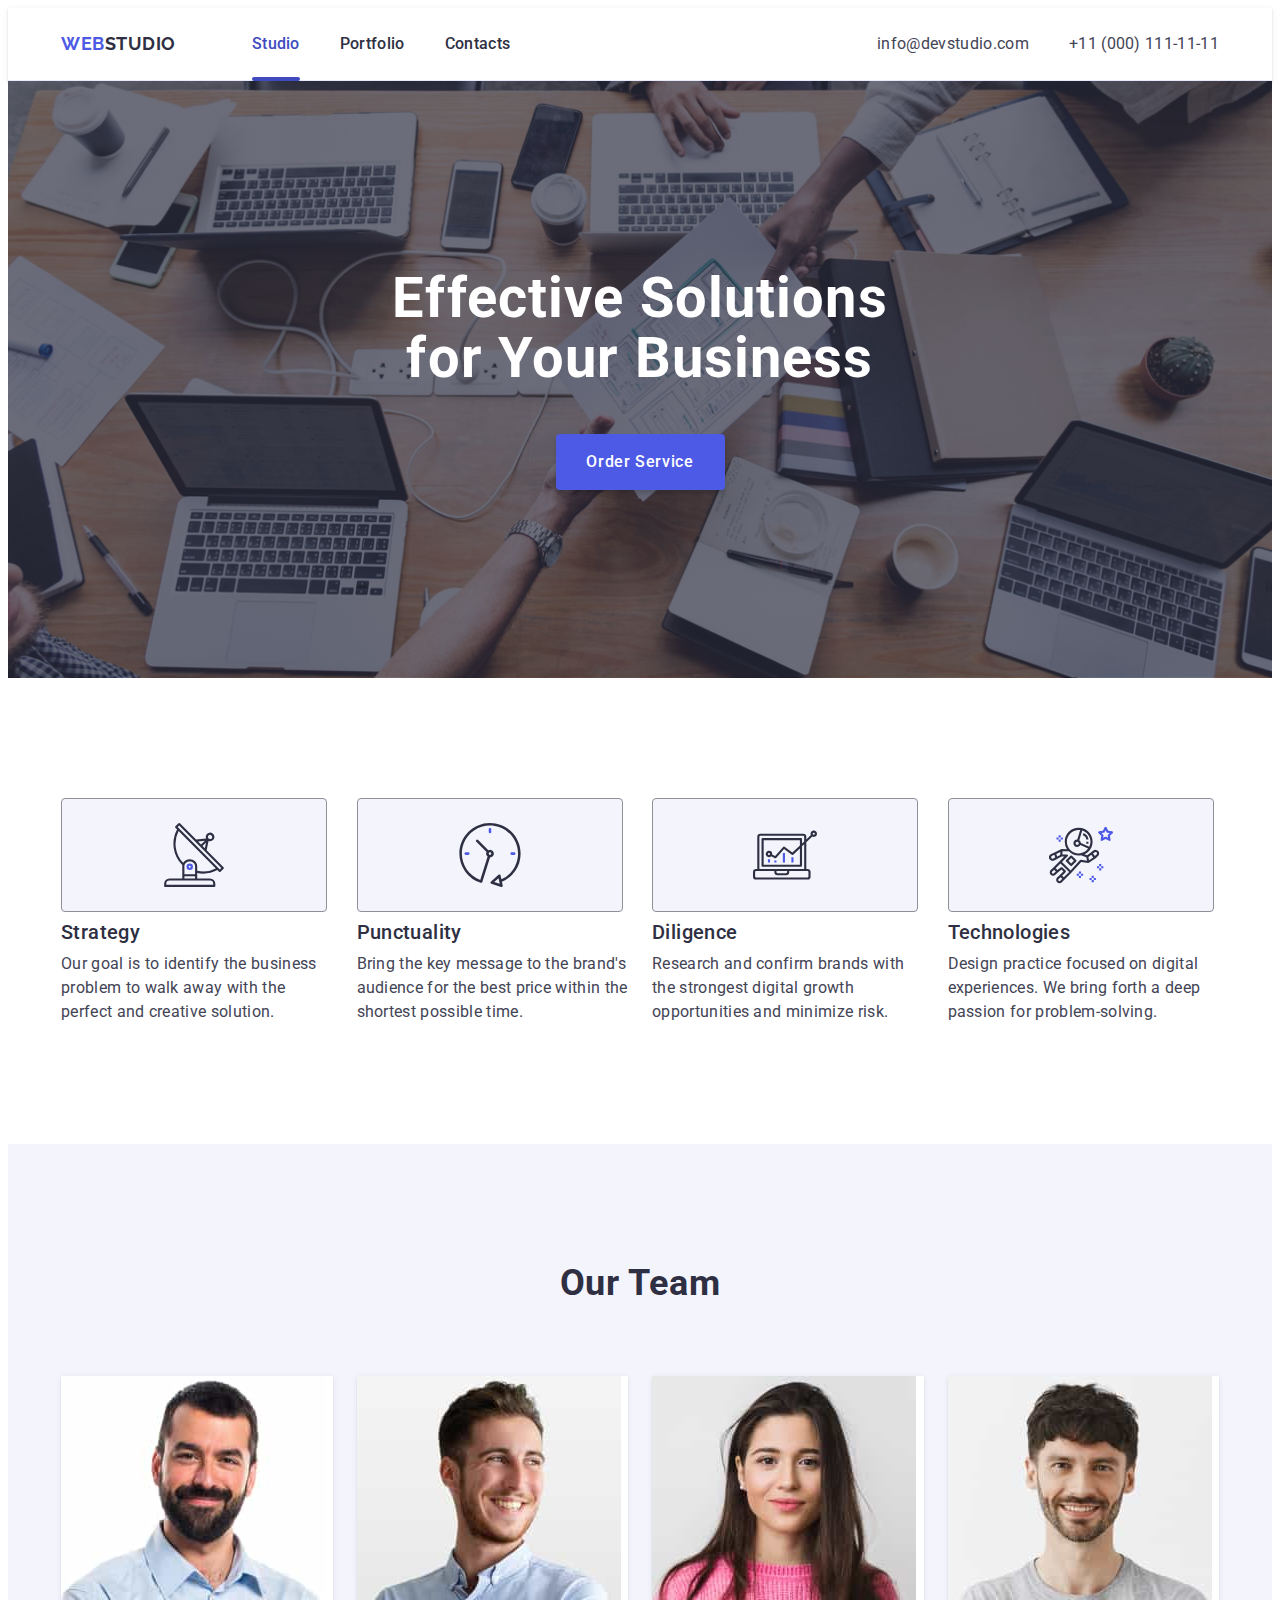
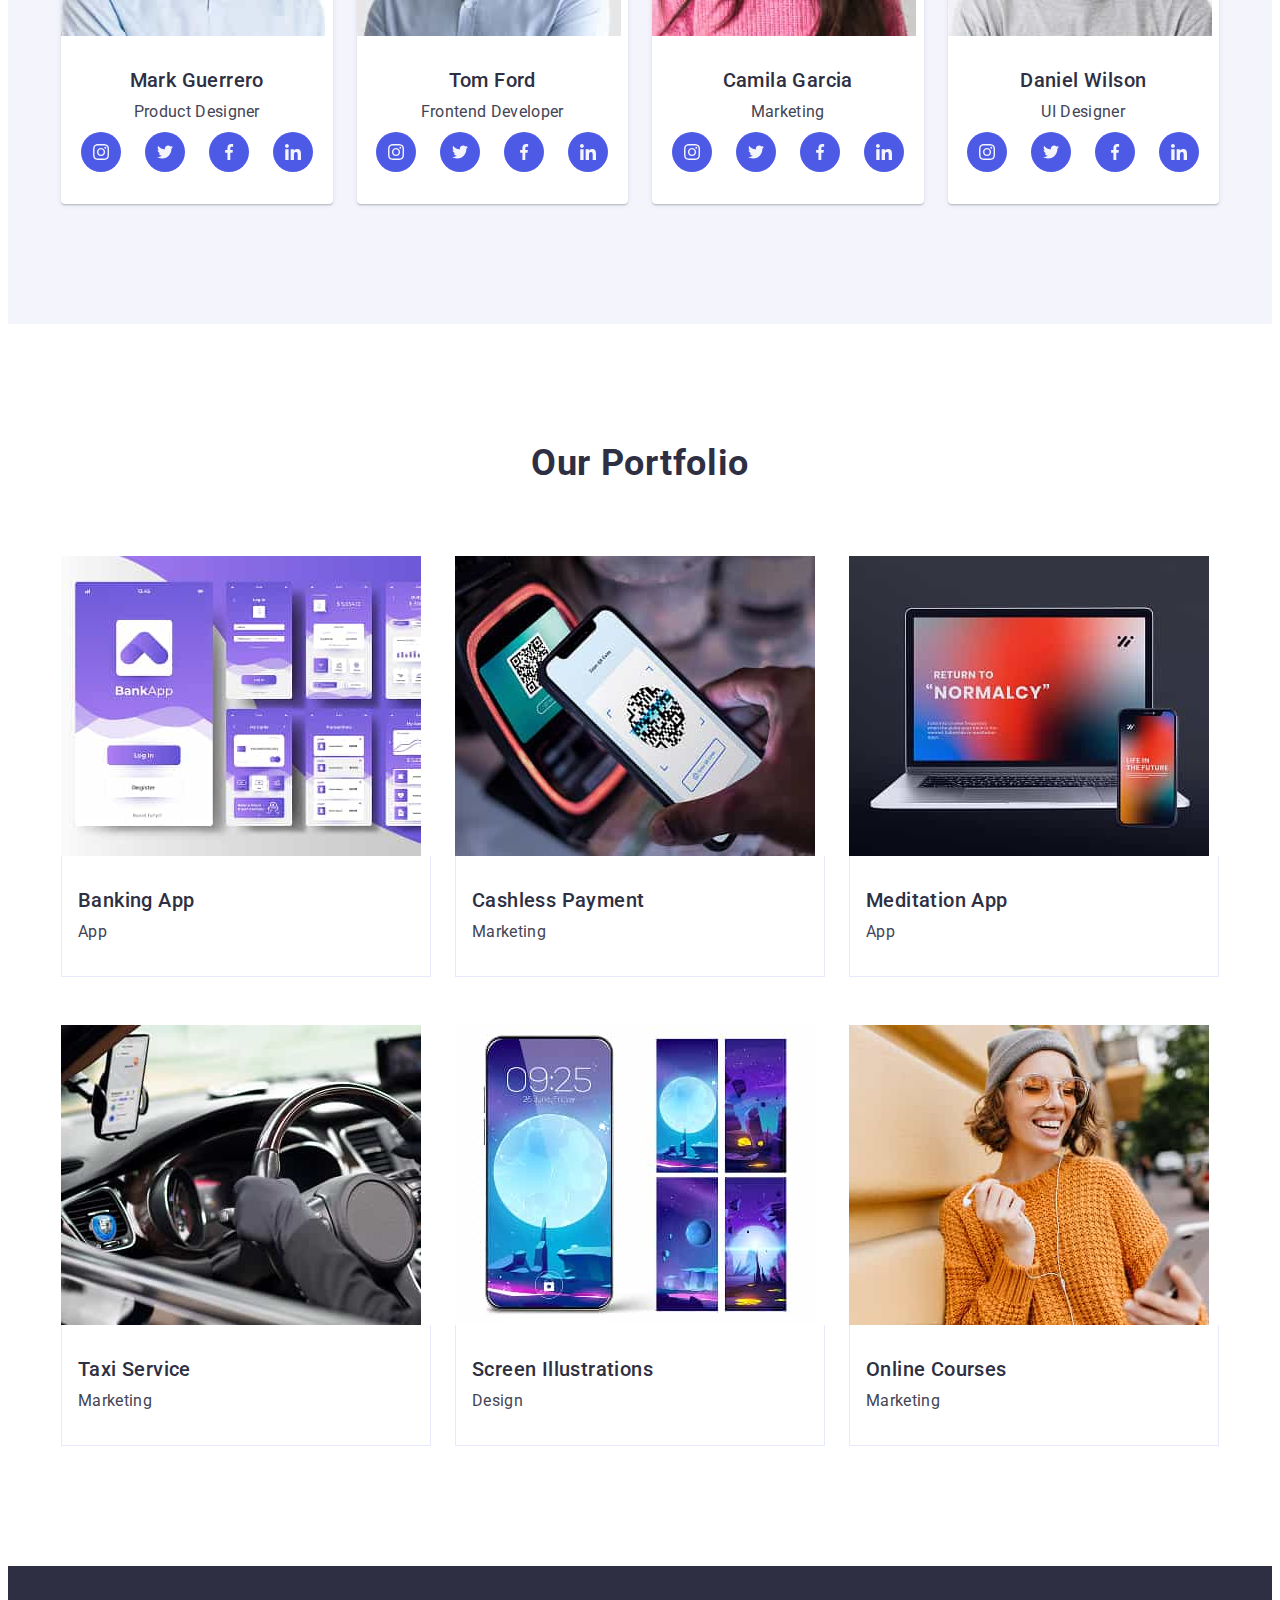
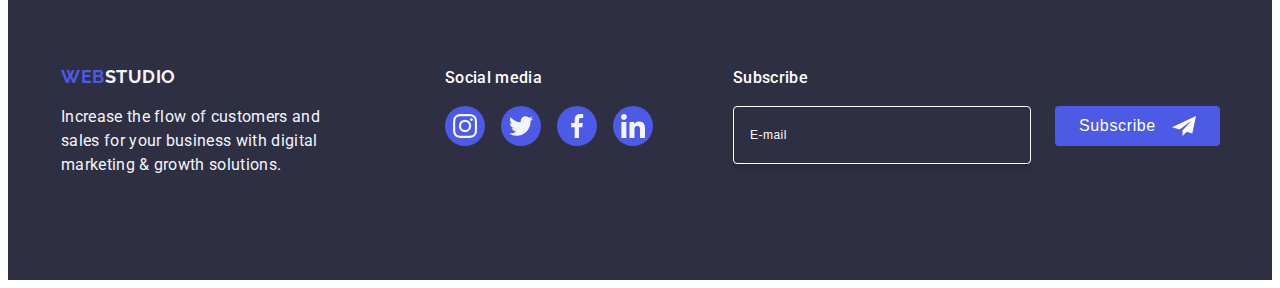
<file: index.html>
<!DOCTYPE html>
<html lang="en">
<head>
    <meta charset="UTF-8">
    <meta name="viewport" content="width=device-width, initial-scale=1.0">
    <link rel="stylesheet" href="https://cdnjs.cloudflare.com/ajax/libs/modern-normalize/3.0.1/modern-normalize.min.css"
        integrity="sha512-q6WgHqiHlKyOqslT/lgBgodhd03Wp4BEqKeW6nNtlOY4quzyG3VoQKFrieaCeSnuVseNKRGpGeDU3qPmabCANg=="
        crossorigin="anonymous" referrerpolicy="no-referrer" />
    <link rel="preconnect" href="https://fonts.googleapis.com">
    <link rel="preconnect" href="https://fonts.gstatic.com" crossorigin>
    <link href="https://fonts.googleapis.com/css2?family=Raleway:wght@700&family=Roboto:wght@400;500;700&display=swap"
        rel="stylesheet">
    <link rel="stylesheet" href="./css/styles.css" />
    <title>WebStudio</title>
</head>
<body> 

<!-- #region header-->

<header class="header">
 <div class="container header-container">
    <nav class="nav-header">
        <a class="logo logo-header" href="./index.html" 
        >Web<span class="logo-style">Studio</span></a>
        <ul class="nav-header-list">
            <li class="nov-header-item"><a class="item-nov-link current" href="./index.html">Studio</a></li>
            <li class="nov-header-item"><a class="item-nov-link" href="">Portfolio</a></li>
            <li class="nov-header-item"><a class="item-nov-link" href="">Contacts</a></li>
        </ul>
    </nav>
<address class="contacts">
    <ul class="contacts-list">
        <li><a class="contacts-link" href="mailto:info@devstudio.com">info@devstudio.com</a></li>
        <li><a class="contacts-link" href="tel:+110001111111">+11 (000) 111-11-11</a></li>
    </ul>
</address>
<button class="burger-btn" type="button">
<svg class="burger-icon" width="24" height="24"><use href="./images/icons.svg#icon-burger"></use>
</svg>
</button>
</div>

<!-- #region mobile menu -->

<div class="mobile-menu">
    <div class="container mobile-menu-container">
        <button class="mobile-menu-close">
            <svg class="close-icon" width="8" height="8">
                <use href="./images/icons.svg#icon-close"></use>
            </svg>
        </button>
        <nav class="mobile-nav">
            <ul class="mobile-nav-list">
                <li class="mobile-nav-item"><a class="mobile-nav-link" href="">Studio</a></li>
                <li class="mobile-nav-item"><a class="mobile-nav-link" href="">Portfolio</a></li>
                <li class="mobile-nav-item"><a class="mobile-nav-link" href="">Contacts</a></li>
            </ul>
        </nav>
        <address class="mobile-contacts">
            <ul class="mobile-contacts-list">
                <li class="mobile-contact-item"><a class="mobile-contact-link" href="mailto:info@devstudio.com">info@devstudio.com</a>
                </li>
                <li class="mobile-contact-item"><a class="mobile-contact-link" href="tel:+110001111111">+11 (000)
                        111-11-11</a></li>
            </ul>
        </address>
        <div>
        <ul class="mobile-social-list">
            <li class="mobile-social-item"><a class="mobile-social-link" href=""><svg class="social-icon" width="24" height="24">
                        <use href="./images/icons.svg#icon-instagram"></use>
                    </svg></a></li>
            <li class="mobile-social-item"><a class="mobile-social-link" href=""><svg class="social-icon" width="24" height="24">
                        <use href="./images/icons.svg#icon-twitter"></use>
                    </svg></a></li>
            <li class="mobile-social-item"><a class="mobile-social-link" href=""><svg class="social-icon" width="24" height="24">
                        <use href="./images/icons.svg#icon-facebook"></use>
                    </svg></a></li>
            <li class="mobile-social-item"><a class="mobile-social-link" href=""><svg class="social-icon" width="24" height="24">
                        <use href="./images/icons.svg#icon-linkedin"></use>
                    </svg></a></li>
        </ul>
        </div>
    </div>
</div>

<!-- #endregion mobile menu -->

</header>

<!-- #endregion header-->

<main>

<!-- #region hero-->

<section class="hero">
<div class="container">
<h1 class="hero-title">Effective Solutions for Your Business</h1>
<button class="hero-btn" type="button">Order Service</button>
</div>
</section>

<!-- #endregion hero-->

 <!-- #region advantages-->
<section class="advantages">
    <div class="container">
    <h2 class="advantages-title visually-hidden">Advantages</h2>
    <ul class="advantages-list">
        <li class="advantages-list-item">
            <div class="advantages-icon">
                <svg width="64" height="64">
                    <use href="./images/icons.svg#icon-antenna"></use>
                </svg>
            </div>
            <h3 class="advantages-item-title">Strategy</h3>
            <p class="advantages-item-text">Our goal is to identify the business problem to walk away with the perfect and creative solution.</p>
        </li>
        <li class="advantages-list-item">
            <div class="advantages-icon">
                <svg width="64" height="64">
                    <use href="./images/icons.svg#icon-clock"></use>
                </svg>
            </div>
            <h3 class="advantages-item-title">Punctuality</h3>
            <p class="advantages-item-text">Bring the key message to the brand's audience for the best price within the shortest possible time.</p>
        </li>
        <li class="advantages-list-item">
            <div class="advantages-icon">
                <svg width="64" height="64">
                    <use href="./images/icons.svg#icon-diagram"></use>
                </svg>
            </div>
            <h3 class="advantages-item-title">Diligence</h3>
            <p class="advantages-item-text">Research and confirm brands with the strongest digital growth opportunities and minimize risk.</p>
        </li>
        <li class="advantages-list-item">
            <div class="advantages-icon">
                <svg width="64" height="64">
                    <use href="./images/icons.svg#icon-astronaut"></use>
                </svg>
            </div>
            <h3 class="advantages-item-title">Technologies</h3>
            <p class="advantages-item-text">Design practice focused on digital experiences. We bring forth a deep passion for problem-solving.</p>
        </li>
    </ul>
</div>
</section>

<!-- #endregion advantages-->

 <!-- #region team-->

<section class="team">
<div class="container">
<h2 class="team-title">Our Team</h2>
    <ul class="team-list">
        <li class="team-link">
            <img src="./images/team/mark-guerrero.jpg"
                srcset="./images/team/mark-guerrero.jpg 1x, ./images/team/mark-guerrero@2x.jpg 2x" 
                alt="Mark Guerrero" width="264" height="260">
            <div class="team-info">
            <h3 class="team-name">Mark Guerrero</h3>
            <p class="team-prof">Product Designer</p>
            <ul class="team-social-list">
            <li class="team-social-item"><a class="team-social-link" href=""><svg 
                class="social-icon" width="16" height="16">
            <use href="./images/icons.svg#icon-instagram"></use>
            </svg></a></li>
            <li class="team-social-item"><a class="team-social-link" href=""><svg class="social-icon" width="16" height="16">
            <use href="./images/icons.svg#icon-twitter"></use>
            </svg></a></li>
            <li class="team-social-item"><a class="team-social-link" href=""><svg class="social-icon" width="16" height="16">
            <use href="./images/icons.svg#icon-facebook"></use>
            </svg></a></li>
            <li class="team-social-item"><a class="team-social-link" href=""><svg class="social-icon" width="16" height="16">
            <use href="./images/icons.svg#icon-linkedin"></use>
            </svg></a></li>
            </ul>
        </div>
        </li>
        <li class="team-link">
            <img src="./images/team/tom-ford.jpg"
                srcset="./images/team/tom-ford.jpg 1x, ./images/team/tom-ford@2x.jpg 2x"
                alt="Tom Ford" width="264" height="260">
            <div class="team-info">
            <h3 class="team-name">Tom Ford</h3>
            <p class="team-prof">Frontend Developer</p>
            <ul class="team-social-list">
                <li class="team-social-item"><a class="team-social-link" href=""><svg class="social-icon" width="16" height="16">
                            <use href="./images/icons.svg#icon-instagram"></use>
                        </svg></a></li>
                <li class="team-social-item"><a class="team-social-link" href=""><svg class="social-icon" width="16" height="16">
                            <use href="./images/icons.svg#icon-twitter"></use>
                        </svg></a></li>
                <li class="team-social-item"><a class="team-social-link" href=""><svg class="social-icon" width="16" height="16">
                            <use href="./images/icons.svg#icon-facebook"></use>
                        </svg></a></li>
                <li class="team-social-item"><a class="team-social-link" href=""><svg class="social-icon" width="16" height="16">
                            <use href="./images/icons.svg#icon-linkedin"></use>
                        </svg></a></li>
            </ul>
            </div>
        </li>
        <li class="team-link">
            <img src="./images/team/camila-garcia.jpg"
                srcset="./images/team/camila-garcia.jpg 1x, ./images/team/camila-garcia@2x.jpg 2x"
                alt="Camila Garcia" width="264" height="260">
            <div class="team-info">
            <h3 class="team-name">Camila Garcia</h3>
            <p class="team-prof">Marketing</p>
            <ul class="team-social-list">
                <li class="team-social-item"><a class="team-social-link" href=""><svg class="social-icon" width="16" height="16">
                            <use href="./images/icons.svg#icon-instagram"></use>
                        </svg></a></li>
                <li class="team-social-item"><a class="team-social-link" href=""><svg class="social-icon" width="16" height="16">
                            <use href="./images/icons.svg#icon-twitter"></use>
                        </svg></a></li>
                <li class="team-social-item"><a class="team-social-link" href=""><svg class="social-icon" width="16" height="16">
                            <use href="./images/icons.svg#icon-facebook"></use>
                        </svg></a></li>
                <li class="team-social-item"><a class="team-social-link" href=""><svg class="social-icon" width="16" height="16">
                            <use href="./images/icons.svg#icon-linkedin"></use>
                        </svg></a></li>
            </ul>
            </div>
        </li>
        <li class="team-link">
            <img src="./images/team/daniel-wilson.jpg"
             srcset="./images/team/daniel-wilson.jpg 1x, ./images/team/daniel-wilson@2x.jpg 2x"
            alt="Daniel Wilson" width="264" height="260">
            <div class="team-info">
            <h3 class="team-name">Daniel Wilson</h3>
            <p class="team-prof">UI Designer</p>
            <ul class="team-social-list">
                <li class="team-social-item"><a class="team-social-link" href=""><svg class="social-icon" width="16" height="16">
                            <use href="./images/icons.svg#icon-instagram"></use>
                        </svg></a></li>
                <li class="team-social-item"><a class="team-social-link" href=""><svg class="social-icon" width="16" height="16">
                            <use href="./images/icons.svg#icon-twitter"></use>
                        </svg></a></li>
                <li class="team-social-item"><a class="team-social-link" href=""><svg class="social-icon" width="16" height="16">
                            <use href="./images/icons.svg#icon-facebook"></use>
                        </svg></a></li>
                <li class="team-social-item"><a class="team-social-link" href=""><svg class="social-icon" width="16" height="16">
                            <use href="./images/icons.svg#icon-linkedin"></use>
                        </svg></a></li>
            </ul>
            </div>
        </li>
    </ul>
    </div>
</section>

<!-- #endregion team-->

 <!-- #region portfolio-->

<section class="portfolio">
    <div class="container">
    <h2 class="portfolio-title">Our Portfolio</h2>
    <ul class="portfolio-title-list">
        <li class="portfolio-link">
            <div class="portfolio-card">
                <picture>
                    <source srcset="./images/portfolio/banking-app.jpg 1x, ./images/portfolio/banking-app@2x.jpg 2x"
                            media="(min-width: 1158px)">
                    <source srcset="./images/portfolio/banking-app-tablet.jpg 1x, ./images/portfolio/banking-app-tablet@2x.jpg 2x"
                            media="(min-width: 768px)">
                    <source srcset="./images/portfolio/banking-app-mobile.jpg 1x, ./images/portfolio/banking-app-mobile@2x.jpg 2x"
                            media="(max-width: 767px)">
                    <img src="./images/portfolio/banking-app.jpg" alt="Banking App" width="360" height="300" class="portfolio-photo">
                </picture>
            <p class="overlay">
                14 Stylish and User-Friendly App Design Concepts · Task Manager App · Calorie Tracker App · Exotic Fruit Ecommerce App ·
                Cloud Storage App
            </p>
            </div>
            <div class="portfolio-info">
            <h3 class="portfolio-item">Banking App</h3>
            <p class="portfolio-item-text">App</p>
            </div>
        </li>
        <li class="portfolio-link">
            <div class="portfolio-card">
            <picture>
                <source srcset="./images/portfolio/cashless-payment.jpg 1x, ./images/portfolio/cashless-payment@2x.jpg 2x"
                    media="(min-width: 1158px)">
                <source srcset="./images/portfolio/cashless-payment-tablet.jpg 1x, ./images/portfolio/cashless-payment-tablet@2x.jpg 2x"
                    media="(min-width: 768px)">
                <source srcset="./images/portfolio/cashless-payment-mobile.jpg 1x, ./images/portfolio/cashless-payment-mobile@2x.jpg 2x"
                    media="(max-width: 767px)">
                <img src="./images/portfolio/cashless-payment.jpg" alt="Cashless Payment" width="360" height="300">
            </picture>
            <p class="overlay">
                14 Stylish and User-Friendly App Design Concepts · Task Manager App · Calorie Tracker App · Exotic Fruit Ecommerce
                App ·
                Cloud Storage App
            </p>
            </div>
            <div class="portfolio-info">
            <h3 class="portfolio-item">Cashless Payment</h3>
            <p class="portfolio-item-text">Marketing</p>
        </div>
        </li>
        <li class="portfolio-link">
            <div class="portfolio-card">
            <picture>
                <source srcset="./images/portfolio/meditation-app.jpg 1x, ./images/portfolio/meditation-app@2x.jpg 2x"
                    media="(min-width: 1158px)">
                <source srcset="./images/portfolio/meditation-app-tablet.jpg 1x, ./images/portfolio/meditation-app-tablet@2x.jpg 2x"
                    media="(min-width: 768px)">
                <source srcset="./images/portfolio/meditation-app-mobile.jpg 1x, ./images/portfolio/meditation-app-mobile@2x.jpg 2x"
                    media="(max-width: 767px)">
                <img src="./images/portfolio/meditation-app.jpg" alt="Meditation App" width="360" height="300">
            </picture>
            <p class="overlay">
                14 Stylish and User-Friendly App Design Concepts · Task Manager App · Calorie Tracker App · Exotic Fruit Ecommerce
                App ·
                Cloud Storage App
            </p>
            </div>
            <div class="portfolio-info">
            <h3 class="portfolio-item">Meditation App</h3>
            <p class="portfolio-item-text">App</p>
            </div>
        </li>
        <li class="portfolio-link">
            <div class="portfolio-card">
            <picture>
                <source srcset="./images/portfolio/taxi-service.jpg 1x, ./images/portfolio/taxi-service@2x.jpg 2x"
                    media="(min-width: 1158px)">
                <source srcset="./images/portfolio/taxi-service-tablet.jpg 1x, ./images/portfolio/taxi-service-tablet@2x.jpg 2x"
                    media="(min-width: 768px)">
                <source srcset="./images/portfolio/taxi-service-mobile.jpg 1x, ./images/portfolio/taxi-service-mobile@2x.jpg 2x"
                    media="(max-width: 767px)">
                <img src="./images/portfolio/taxi-service.jpg" alt="Taxi Service" width="360" height="300">
            </picture>
            <p class="overlay">
                14 Stylish and User-Friendly App Design Concepts · Task Manager App · Calorie Tracker App · Exotic Fruit Ecommerce
                App ·
                Cloud Storage App
            </p>
            </div>
            <div class="portfolio-info">
            <h3 class="portfolio-item">Taxi Service</h3>
            <p class="portfolio-item-text">Marketing</p>
            </div>
        </li>
        <li class="portfolio-link">
            <div class="portfolio-card">
            <picture>
                <source srcset="./images/portfolio/screen-illustration.jpg 1x, ./images/portfolio/screen-illustration@2x.jpg 2x"
                    media="(min-width: 1158px)">
                <source srcset="./images/portfolio/screen-illustration-tablet.jpg 1x, ./images/portfolio/screen-illustration-tablet@2x.jpg 2x"
                    media="(min-width: 768px)">
                <source srcset="./images/portfolio/screen-illustration-mobile.jpg 1x, ./images/portfolio/screen-illustration-mobile@2x.jpg 2x"
                    media="(max-width: 767px)">
                <img src="./images/portfolio/screen-illustration.jpg" alt="Screen Illustrations" width="360" height="300">
            </picture>
            <p class="overlay">
                14 Stylish and User-Friendly App Design Concepts · Task Manager App · Calorie Tracker App · Exotic Fruit Ecommerce
                App ·
                Cloud Storage App
            </p>
            </div>
            <div class="portfolio-info">
            <h3 class="portfolio-item">Screen Illustrations</h3>
         <p class="portfolio-item-text">Design</p>
         </div>
        </li>
        <li class="portfolio-link">
            <div class="portfolio-card">
            <picture>
                <source srcset="./images/portfolio/online-courses.jpg 1x, ./images/portfolio/online-courses@2x.jpg 2x"
                    media="(min-width: 1158px)">
                <source srcset="./images/portfolio/online-courses-tablet.jpg 1x, ./images/portfolio/online-courses-tablet@2x.jpg 2x"
                    media="(min-width: 768px)">
                <source srcset="./images/portfolio/online-courses-mobile.jpg 1x, ./images/portfolio/online-courses-mobile@2x.jpg 2x"
                    media="(max-width: 767px)">
                <img src="./images/portfolio/online-courses.jpg" alt="Online Courses" width="360" height="300">
            </picture>
            <p class="overlay">
                14 Stylish and User-Friendly App Design Concepts · Task Manager App · Calorie Tracker App · Exotic Fruit Ecommerce
                App ·
                Cloud Storage App
            </p>
            </div>
            <div class="portfolio-info">
            <h3 class="portfolio-item">Online Courses</h3>
    <p class="portfolio-item-text">Marketing</p>
            </div>
    </li>
    </ul>
    </div>
</section>

<!-- #endregion portfolio-->

</main>

<!-- #region footer-->

<footer class="footer">
<div class="container footer-content">
<div class="footer-text-block">
<a class="logo-footer" href="./index.html">Web<span class="logo-footer-span">Studio</span></a>
<p class="footer-text">Increase the flow of customers and sales for your business with digital marketing & growth solutions.</p>
</div>
<div class="footer-social">
<p class="footer-social-info">Social media</p>
<ul class="footer-social-icons">
    <li class="social-icon"><a class="social-link" href=""><svg class="social-icon" width="24" height="24">
    <use href="./images/icons.svg#icon-instagram"></use>
</svg></a></li>
<li class="social-icon"><a class="social-link" href=""><svg class="social-icon" width="24" height="24">
    <use href="./images/icons.svg#icon-twitter"></use>
    </svg></a></li>
<li class="social-icon"><a class="social-link" href=""><svg class="social-icon" width="24" height="24">
    <use href="./images/icons.svg#icon-facebook"></use>
    </svg></a></li>
<li class="social-icon"><a class="social-link" href=""><svg class="social-icon" width="24" height="24">
    <use href="./images/icons.svg#icon-linkedin"></use>
    </svg></a></li>
</ul>
</div>
<div class="send-footer">
    <p class="send-title">Subscribe</p>
    <form class="send-form">
        <label class="send-label" for="send-email">
        <input class="send-input" name="e-mail" id="send-email" type="email" placeholder="E-mail"/>
        </label>
        <button class="send-btn" type="submit">Subscribe
        <svg class="send-icon" width="24" height="24">
        <use href="./images/icons.svg#icon-send"></use>
        </svg>
        </button>
    </form>
</div>
</div>
</footer>

<!-- #endregion footer-->

<!-- #region backdrop-->
 
 <div class="backdrop">
    <div class="modal">
       <button type="button" class="close-btn">
        <svg class="close-icon" width="8" height="8">
        <use href="./images/icons.svg#icon-close"></use>
        </svg>
       </button>
    <p class="modal-title">Leave your contacts and we will call you back</p>
    <form class="modal-window">
        <div class="modal-window-box">
            <label class="modal-window-label" for="user-name">Name
            </label>
            <div class="modal-window-content">
                <input class="modal-window-input" id="user-name" type="text" name="user-name"
                    required>
                <svg class="modal-window-icon" width="18" height="24">
                    <use href="./images/icons.svg#icon-person"></use>
                </svg>
            </div>
        </div>
        <div class="modal-window-box">
            <label class="modal-window-label" for="user-tel">Phone
            </label>
            <div class="modal-window-content">
                <input class="modal-window-input" id="user-tel" type="tel" name="user-tel" required>
                <svg class="modal-window-icon" width="18" height="24">
                    <use href="./images/icons.svg#icon-phone"></use>
                </svg>
            </div>
        </div>
        <div class="modal-window-box">
            <label class="modal-window-label" for="user-email">Email
            </label>
            <div class="modal-window-content">
                <input class="modal-window-input" id="user-email" type="email" name="user-email"
                    required>
                <svg class="modal-window-icon" width="18" height="24">
                    <use href="./images/icons.svg#icon-email"></use>
                </svg>
            </div>
        </div>
        <div class="modal-textarea">
            <label class="modal-window-label" for="user-comment">Comment</label>
            <textarea class="modal-comment" name="user-comment" id="user-comment" placeholder="Text input"></textarea>
        </div>
        <div class="modal-window-checkbox-content">
            <input class="checkbox visually-hidden" type="checkbox" id="user-privacy" value="true" name="user-privacy">
            <label class="checkbox-label" for="user-privacy"><span class="custom-checkbox"><svg width="10" height="8">
                        <use href="./images/icons.svg#icon-accept"></use>
                    </svg></span>I accept the terms and conditions of the <a class="label-link" href="">Privacy
                    Policy</a></label>
        </div>
        <button class="modal-window-btn" type="submit">Send</button>
    </form>
    </div>
 </div>

<!-- #endregion backdrop-->

</body>
</html>
</file>
<file: css/styles.css>
/* #region custom */

body {
    font-family: "Roboto", sans-serif;
    background-color: #fff;
    color: #434455;
}
h1,
h2,
h3,
h4,
h5,
h6,
p {
    margin: 0;
}
ul,
ol {
    list-style-type: none;
    margin: 0;
    padding: 0;
}
img {
    display: block;
    max-width: 100%;
    height: auto;
}
button {
    cursor: pointer;
}
a {
    text-decoration: none;
}
.visually-hidden {
    position: absolute;
    width: 1px;
    height: 1px;
    margin: -1px;
    border: 0;
    padding: 0;
    white-space: nowrap;
    clip-path: inset(100%);
    clip: rect(0 0 0 0);
    overflow: hidden;
}

/* #endregion custom */

/* #region common */

.container {
    max-width: 320px;
    padding: 0 16px;
    margin: 0 auto;
}
@media screen and (min-width: 768px) {
    .container {
        max-width: 768px;
    }
}
@media screen and (min-width: 1158px) {
    .container {
        max-width: 1158px;
        padding: 0 15px;
    }
}

/* #endregion common */

/* #region header */

.header {
    border-bottom: 1px solid #e7e9fc;
    box-shadow: 0 1px 6px 0 rgba(46, 47, 66, 0.08), 0 1px 1px 0 rgba(46, 47, 66, 0.16), 0 2px 1px 0 rgba(46, 47, 66, 0.08);
}
.header-container {
    display: flex;
    align-items: center;
    justify-content: space-between;
}
.nav-header-list,
.contacts {
    display: none;
}
.logo{
    font-family: "Raleway", sans-serif;
    font-weight: 700;
    font-size: 18px;
    line-height: 1.17;
    letter-spacing: 0.03em;
    text-transform: uppercase;
    color: #4d5ae5;
}
.logo-header {
    padding: 16px 0;
    display: block;
}
.logo-header .logo-style {
    color: #2e2f42;
}
.burger-btn {
    padding: 0;
    border: none;
    background-color: transparent;
}
.burger-icon{
    display: block;
    fill: #2f2f37;
}
@media screen and (min-width: 768px) {
    .burger-btn {
        display: none;
}
    .nav-header {
        display: flex;
        align-items: center;
}
    .nav-header-list {
        display: flex;
        align-items: center;
        gap: 40px;
}
    .logo-header {
        padding: 24px 0;
        margin-right: 120px;
}
    .item-nov-link {
        padding: 24px 0;
        display: block;
        font-weight: 500;
        font-size: 16px;
        line-height: 1.5;
        letter-spacing: 0.02em;
        color: #2e2f42;
        transition: color 250ms cubic-bezier(0.4, 0, 0.2, 1);
}
    .item-nov-link.current {
        position: relative;
}
    .item-nov-link.current::after {
        content: "";
        position: absolute;
        left: 0;
        bottom: -1px;
        width: 100%;
        height: 4px;
        background-color: #404bbf;
        border-radius: 2px;
} 
    .contacts {
        font-style: normal;
        display: block;
}
    .contacts-list {
        display: flex;
        flex-direction: column;
        gap: 12px;
}
    .contacts-link {
        display: block;
        font-size: 12px;
        line-height: 1.17;
        letter-spacing: 0.04em;
        color: #434455;
        transition: color 250ms cubic-bezier(0.4, 0, 0.2, 1);
    }
    .item-nov-link:hover,
    .item-nov-link:focus,
    .contact-link:hover,
    .contact-link:focus,
    .item-nov-link.current {
        color: #404bbf;
    }
} 
@media screen and (min-width: 1158px) {
    .logo-header {
        margin-right: 76px;
}
    .contacts-list {
        flex-direction: row;
        align-items: center;
        gap: 40px;
}
.contacts-link {
    padding: 24px 0;
    font-size: 16px;
    line-height: 1.5;
    letter-spacing: 0.02em;
}
}

/* #endregion header */

/* #region mobile menu */

.mobile-menu {
    position: fixed;
    top: 0;
    left: 0;
    width: 100%;
    height: 100%;
    background-color: #fff;
    opacity: 0;
    visibility: hidden;
    pointer-events: none;
    transition: opacity 250ms cubic-bezier(0.4, 0, 0.2, 1),
        visibility 250ms cubic-bezier(0.4, 0, 0.2, 1);
}
.mobile-menu.is-open {
    opacity: 1;
    visibility: visible;
    pointer-events: auto;
}
.mobile-menu-container {
    position: relative;
    padding-top: 72px;
    padding-bottom: 40px;
    display: flex;
    flex-direction: column;
    height: 100%;
}
.mobile-menu-close {
    position: absolute;
    top: 24px;
    right: 24px;
    width: 24px;
    height: 24px;
    padding: 0;
    background-color: #e7e9fc;
    border-radius: 50%;
    border: 1px solid rgba(0, 0, 0, 0.1);
    display: flex;
    align-items: center;
    justify-content: center;
}
@media screen and (min-width: 768px) {
    .mobile-menu {
        display: none;
    }
}
.mobile-nav {
    margin-bottom: auto;
}
.mobile-nav-list {
    display: flex;
    flex-direction: column;
    gap: 40px;
}
.mobile-nav-item {
    font-weight: 700;
    font-size: 36px;
    line-height: 1.11;
    letter-spacing: 0.02em;
}
.mobile-nav-link {
    color: #2e2f42;
}
.mobile-nav-link:hover,
.mobile-nav-link:focus {
    color: #404bbf;
}
.mobile-contacts {
    margin-bottom: 48px;
}
.mobile-contacts-list {
    display: flex;
    flex-direction: column;
    gap: 24px;
}
.mobile-contact-item {
    font-weight: 500;
    font-size: 20px;
    line-height: 1.2;
    letter-spacing: 0.02em;

    font-style: normal;
}
.mobile-contact-link {
    color: #434455;
}
.mobile-contact-link:hover,
.mobile-contact-link:focus {
    color: #4d5ae5;
}
.mobile-social-list {
    display: flex;
    align-items: center;
    justify-content: space-between;
    gap: 40px;
}
.mobile-social-link {
    display: flex;
    justify-content: center;
    align-items: center;
    width: 40px;
    height: 40px;
    background-color: #4d5ae5;
    border-radius: 50%;
    fill: #fff;
}

/* #endregion mobile menu */

/* #region hero */

.hero {
    background-color: #2e2f42;
    padding: 72px 0;
    max-width: 320px;
    margin: 0 auto;
    background-image: linear-gradient(rgba(46, 47, 66, 0.7),
            rgba(46, 47, 66, 0.7)), url("../images/hero/hero-mobile.jpg");
    background-position: center;
    background-size: cover;
    background-repeat: no-repeat;
}
@media (min-resolution: 192dpi) {
    .hero {
    background-image: linear-gradient(rgba(46, 47, 66, 0.7),
                rgba(46, 47, 66, 0.7)),
            url("../images/hero/hero-mobile@2x.jpg");
    }
}
.hero-title {
    font-weight: 700;
    font-size: 36px;
    line-height: 1.11;
    letter-spacing: 0.02em;
    text-align: center;
    color: #fff;
    max-width: 216px;
    margin: 0 auto 72px;
}
.hero-btn {
    font-family: inherit;
    box-shadow: 0 4px 4px 0 rgba(0, 0, 0, 0.15);
    font-weight: 500;
    font-size: 16px;
    line-height: 1.5;
    letter-spacing: 0.04em;
    color: #fff;
    background-color: #4d5ae5;
    cursor: pointer;
    display: block;
    margin: 0 auto;
    min-width: 169px;
    height: 56px;
    border-radius: 4px;
    border: none;
    transition: background-color 250ms cubic-bezier(0.4, 0, 0.2, 1);
}
@media screen and (min-width: 768px) {
    .hero {
        max-width: 768px;
        padding: 112px 0;
        background-image: linear-gradient(rgba(46, 47, 66, 0.7),
                rgba(46, 47, 66, 0.7)),
            url("../images/hero/hero-tablet.jpg");
    }
    .hero-title{
        font-size: 56px;
        line-height: 1.07;
        max-width: 496px;
        margin: 0 auto 36px;
    }
}
@media screen and (min-width: 768px) and (min-resolution: 192dpi) {
    .hero {
        background-image: linear-gradient(rgba(46, 47, 66, 0.7),
                rgba(46, 47, 66, 0.7)),
            url("../images/hero/hero-tablet@2x.jpg");
    }
}
@media screen and (min-width: 1158px) {
    .hero {
        padding: 188px 0;
        max-width: 1440px;
        background-image: linear-gradient(rgba(46, 47, 66, 0.7),
                rgba(46, 47, 66, 0.7)),
            url("../images/hero/hero.jpg");
    }
    .hero-title {
        margin: 0 auto 45px;
    }
    .hero-btn:focus,
    .hero-btn:hover {
    background-color: #404bbf;
    }
}
@media screen and (min-width: 1158px) and (min-resolution: 192dpi) {
    .hero {
        background-image: linear-gradient(rgba(46, 47, 66, 0.7),
                rgba(46, 47, 66, 0.7)),
            url("../images/hero/hero@2x.jpg");
    }
}

/* #endregion hero */

/* #region advantages */

.advantages {
    padding: 96px 0;
}
.advantages-list {
    display: flex;
    flex-wrap: wrap;
    gap: 72px;
}
.advantages-icon {
    display: none;
}
.advantages-item-title {
    font-weight: 700;
    font-size: 36px;
    line-height: 1.11;
    letter-spacing: 0.02em;
    color: #2e2f42;
    margin-bottom: 8px;
    text-align: center;
}
.advantages-item-text {
    font-weight: 500;
    font-size: 16px;
    line-height: 1.5;
    letter-spacing: 0.02em;
}
@media screen and (min-width: 768px) {
    .advantages-list {
        flex-wrap: wrap;
        row-gap: 72px;
        column-gap: 24px;
    }
    .advantages-list-item {
        width: calc((100% - 24px) / 2);
    }
    .advantages-item-title {
        text-align: left;
    }
}
@media screen and (min-width: 1158px) {
    .advantages {
        padding: 120px 0;
    }
    .advantages-list {
        flex-wrap: nowrap;
        gap: 24px;
    }
    .advantages-icon {
        display: flex;
        justify-content: center;
        align-items: center;
        border: 1px solid #8e8f99;
        border-radius: 4px;
        width: 264px;
        height: 112px;
        background: #f4f4fd;
        margin-bottom: 8px;
    }
    .advantages-item-title {
        font-weight: 500;
        font-size: 20px;
        line-height: 1.2;
    }
    .advantages-item-text {
        font-weight: 400;
    }
}
/* #endregion advantages */

/* #region team */

.team {
    background-color: #F4F4FD;
    padding: 96px 0;
}
.team-title {
    font-weight: 700;
    font-size: 36px;
    line-height: 1.11;
    letter-spacing: 0.02em;
    text-align: center;
    color: #2e2f42;
    text-transform: capitalize;
    margin-bottom: 72px;
}
.team-list {
    display: flex;
    flex-wrap: wrap;
    justify-content: center;
    gap: 72px;
}
.team-link {
    background-color: #FFFFFF;
    border-radius: 0 0 4px 4px;
    box-shadow: 0 2px 1px 0 rgba(46, 47, 66, 0.08),
        0 1px 1px 0 rgba(46, 47, 66, 0.16), 0 1px 6px 0 rgba(46, 47, 66, 0.08);
}
.team-info {
    padding: 32px 0;
    text-align: center;
}
.team-name {
    font-weight: 500;
    font-size: 20px;
    line-height: 1.2;
    letter-spacing: 0.02em;
    text-align: center;
    color: #2e2f42;
    margin-bottom: 8px;
}
.team-prof {
    font-weight: 400;
    font-size: 16px;
    line-height: 1.5;
    letter-spacing: 0.02em;
    text-align: center;
    margin-bottom: 8px;
}
.team-social-list {
    display: flex;
    gap: 24px;
    justify-content: center;
    align-items: center;
}
.team-social-link {
    display: flex;
    justify-content: center;
    align-items: center;
    width: 40px;
    height: 40px;
    background-color: #4d5ae5;
    border-radius: 50%;
    fill: #fff;
    transition: background-color 250ms cubic-bezier(0.4, 0, 0.2, 1);
}
@media screen and (min-width: 768px) {
    .team-list {
        gap: 72px 24px;
    }
}
@media screen and (min-width: 1158px) {
    .team {
        background-color: #f4f4fd;
        padding: 120px 0;
    }
    .team-list {
        gap: 24px;
    }
    .team-link {
        width: calc((100% - 24px * 3) / 4);
    }
    .team-social-link:hover,
    .team-social-link:focus {
        background-color: #404bbf;
    }
}

/* #endregion team */

/* #region portfolio */

.portfolio {
    padding: 96px 0;
}
.portfolio-title {
    font-weight: 700;
    font-size: 36px;
    line-height: 1.11;
    letter-spacing: 0.02em;
    text-align: center;
    color: #2e2f42;
    text-transform: capitalize;
    margin-bottom: 72px;
}
.portfolio-title-list {
    display: flex;
    gap: 48px;
    flex-wrap: wrap;
}
.portfolio-info {
    border-bottom: 1px solid #e7e9fc;
    border-left: 1px solid #e7e9fc;
    border-right: 1px solid #e7e9fc;
    padding: 32px 16px;
}
.portfolio-item {
    font-weight: 500;
    font-size: 20px;
    line-height: 1.2;
    letter-spacing: 0.02em;
    text-transform: capitalize;
    color: #2e2f42;
    margin-bottom: 8px;
}
.portfolio-item-text {
    font-weight: 400;
    font-size: 16px;
    line-height: 1.5;
    letter-spacing: 0.02em;
    color: #434455;
}
@media screen and (min-width: 768px) {
    .portfolio-title-list {
        flex-direction: row;
        gap: 72px 24px;
    }
    .portfolio-link {
        width: calc((100% - 24px) / 2);
    }
}
@media screen and (max-width: 1157px) {
    .portfolio-link {
        box-shadow: 0px 1px 6px rgba(46, 47, 66, 0.08),
            0px 1px 1px rgba(46, 47, 66, 0.16), 0px 2px 1px rgba(46, 47, 66, 0.08);
    }
    .overlay {
        display: none;
    }
}
@media screen and (min-width: 1158px) {
    .portfolio {
        padding: 120px 0;
    }
    .portfolio-title-list {
        gap: 48px 24px;
    }
    .portfolio-link {
        width: calc((100% - 48px) / 3);
        transition: box-shadow 250ms cubic-bezier(0.4, 0, 0.2, 1);
    }
    .portfolio-card {
        position: relative;
        overflow: hidden;
    }
    .overlay {
        position: absolute;
        top: 0;
        left: 0;
        width: 100%;
        height: 100%;
        background-color: #4d5ae5;
        font-weight: 400;
        font-size: 16px;
        line-height: 1.5;
        letter-spacing: 0.02em;
        color: #f4f4fd;
        padding: 40px 32px;
        transform: translateY(100%);
        transition: transform 250ms cubic-bezier(0.4, 0, 0.2, 1);
    }
    .portfolio-link:hover {
        box-shadow: 0px 1px 6px rgba(46, 47, 66, 0.08),
            0px 1px 1px rgba(46, 47, 66, 0.16), 0px 2px 1px rgba(46, 47, 66, 0.08);
    }
    .portfolio-link:hover .overlay {
        transform: translateY(0);
    }
}

/* #endregion portfolio */

/* #region footer */

.footer {
    background: #2e2f42;
    padding: 96px 0;
}
.footer-content {
    display: flex;
    flex-wrap: wrap;
    gap: 72px;
}
@media screen and (max-width: 767px) {
.footer-content {
        justify-content: center;
    }
}
.footer-text-block {
        width: 288px;
        text-align: center;
}
.logo-footer {
    font-family: "Raleway", sans-serif;
    font-weight: 700;
    font-size: 18px;
    line-height: 1.17;
    letter-spacing: 0.03em;
    text-transform: uppercase;
    color: #4d5ae5;
    display: inline-block;
    margin-bottom: 18px;
}
.logo-footer .logo-footer-span {
    color: #f4f4fd;
}
.footer-text {
    font-weight: 400;
    font-size: 16px;
    line-height: 1.5;
    letter-spacing: 0.02em;
    color: #f4f4fd;
}
.footer-social {
    width: 208px;
    text-align: center;
}
.footer-social-info {
    font-weight: 500;
    font-size: 16px;
    line-height: 1.5;
    letter-spacing: 0.02em;
    color: #fff;
    margin-bottom: 16px;
}
.footer-social-icons {
    display: flex;
    gap: 16px;
    justify-content: center;
    align-items: center;
}
.social-link {
    display: flex;
    justify-content: center;
    align-items: center;
    width: 40px;
    height: 40px;
    background-color: #4d5ae5;
    border-radius: 50%;
    fill: #fff;
    transition: background-color 250ms cubic-bezier(0.4, 0, 0.2, 1);
}
.social-icon {
    fill: #f4f4fd;
}
.send-footer {
    width: 288px;
    text-align: center;
}
.send-title {
    margin-bottom: 16px;
    font-weight: 500;
    line-height: 1.5;
    letter-spacing: 0.02em;
    color: #fff;
    display: block;
    margin-bottom: 16px;
}
.send-input {
    border: 1px solid #fff;
    border-radius: 4px;
    width: 288px;
    height: 40px;
    box-shadow: 0 4px 4px 0 rgba(0, 0, 0, 0.15);
    padding: 8px 16px;
    margin-bottom: 16px;
    background-color: transparent;
    font-size: 12px;
    line-height: 2;
    letter-spacing: 0.04em;
    color: #fff;
}
.send-input::placeholder {
    color: #fff;
}
.send-btn {
    display: inline-flex;
    justify-content: center;
    align-items: center;
    cursor: pointer;
    padding: 8px 24px;
    width: 165px;
    height: 40px;
    border-radius: 4px;
    border: none;
    background-color: #4d5ae5;
    font-weight: 500;
    font-size: 16px;
    line-height: 1.5;
    letter-spacing: 0.04em;
    color: #fff;
    transition: background-color 250ms cubic-bezier(0.4, 0, 0.2, 1);
}
.send-icon {
    fill: #fff;
    margin-left: 16px;
}
@media screen and (min-width: 768px) {
.footer-content {
        gap: 72px 24px;
        padding: 0 108px;
    }
.footer-text-block {
        width: 264px;
        text-align: left;
    }
.footer-social {
        text-align: left;
    }
.send-footer {
        width: 453px;
        text-align: left;
    }
.send-form {
        display: flex;
        gap: 24px;
    }
.send-input {
        width: 264px;
    }
}
@media screen and (min-width: 1158px) {
.footer {
        background-color: #2e2f42;
        padding: 100px 0;
    }
.footer-content {
        align-items: baseline;
        flex-wrap: nowrap;
        gap: 0;
        padding: 0 15px;
    }
.footer-text-block {
        margin-right: 120px;
    }
.footer-social {
        margin-right: 80px;
    }
.social-link:hover,
.social-link:focus {
        background-color: #31d0aa;
    }
.send-btn:hover,
.send-btn:focus {
        background-color: #404bbf;
    }
}

/* #endregion footer */

/* #region backdrop */

.backdrop {
    position: fixed;
    top: 0;
    left: 0;
    width: 100%;
    height: 100%;
    background-color: rgba(46, 47, 66, 0.4);
    z-index: 999;
    transition: opacity 250ms cubic-bezier(0.4, 0, 0.2, 1),
        visibility 250ms cubic-bezier(0.4, 0, 0.2, 1);
    opacity: 0;
    visibility: hidden;
    pointer-events: none;
}
.backdrop.is-open {
    opacity: 1;
    visibility: visible;
    pointer-events: auto;
}
.modal {
    padding: 72px 16px 24px 16px;
    width: 288px;
    min-height: 623px;
    border-radius: 4px;
    background-color: #fcfcfc;
    box-shadow: 0px 1px 1px rgba(0, 0, 0, 0.14), 0px 1px 3px rgba(0, 0, 0, 0.12),
        0px 2px 1px rgba(0, 0, 0, 0.2);
    transition: transform 250ms cubic-bezier(0.4, 0, 0.2, 1);
    position: absolute;
    top: 50%;
    left: 50%;
    transform: translate(-50%, -50%);
}
.close-btn {
    position: absolute;
    top: 24px;
    right: 24px;
    width: 24px;
    height: 24px;
    padding: 0;
    background-color: #e7e9fc;
    border-radius: 50%;
    align-items: center;
    justify-content: center;
    transition: background-color 250ms cubic-bezier(0.4, 0, 0.2, 1),
        border 250ms cubic-bezier(0.4, 0, 0.2, 1);
    cursor: pointer;
    border: 1px solid rgba(0, 0, 0, 0.1);
    display: flex;
}
.close-btn:hover,
.close-btn:focus {
    background-color: #404bbf;
    border: none;
}
.close-icon {
    fill: #2e2f42;
    transition: fill 250ms cubic-bezier(0.4, 0, 0.2, 1);
}
.close-btn:hover .close-icon,
.close-btn:focus .close-icon {
    fill: #fff;
}
.modal-title {
    font-weight: 500;
    font-size: 16px;
    line-height: 1.5;
    letter-spacing: 0.02em;
    text-align: center;
    width: 256px;
    margin-bottom: 16px;
    color: #2e2f42;
}
.modal-window-box {
    margin-bottom: 8px;
}
.modal-window-label {
    font-weight: 400;
    font-size: 12px;
    line-height: 1.17;
    letter-spacing: 0.04em;
    color: #8e8f99;
    display: block;
    margin-bottom: 4px;
}
.modal-window-content {
    position: relative;
}
.modal-window-input {
    width: 256px;
    height: 40px;
    border: 1px solid rgba(46, 47, 66, 0.4);
    background-color: transparent;
    border-radius: 4px;
    padding-left: 38px;
    outline: transparent;
    transition: border-color 250ms cubic-bezier(0.4, 0, 0.2, 1);
}
.modal-window-input:focus {
    border-color: #4d5ae5;
}
.modal-window-input::placeholder {
    font-weight: 400;
    font-size: 12px;
    line-height: 1.17;
    letter-spacing: 0.04em;
    color: rgba(46, 47, 66, 0.4);
}
.modal-window-icon {
    position: absolute;
    top: 50%;
    left: 16px;
    transform: translateY(-50%);
    fill: #2e2f42;
    transition: fill 250ms cubic-bezier(0.4, 0, 0.2, 1);
}
.modal-window-input:focus+.modal-window-icon {
    fill: #4d5ae5;
}
.modal-textarea {
    margin-bottom: 16px;
}
.modal-comment {
    border: 1px solid rgba(46, 47, 66, 0.4);
    border-radius: 4px;
    width: 256px;
    height: 120px;
    font-size: 12px;
    line-height: 1.17;
    letter-spacing: 0.04em;
    color: rgba(46, 47, 66, 0.4);
    background-color: transparent;
    resize: none;
    padding: 8px 16px;
    outline: transparent;
    transition: border-color 250ms cubic-bezier(0.4, 0, 0.2, 1);
}
.modal-comment:focus {
    border-color: #4d5ae5;
}
.modal-comment::placeholder {
    font-weight: 400;
    font-size: 12px;
    line-height: 1.17;
    letter-spacing: 0.04em;
    color: rgba(46, 47, 66, 0.4);
}
.modal-window-checkbox-content {
    margin-bottom: 24px;
}
.checkbox-label {
    font-weight: 400;
    font-size: 12px;
    line-height: 1.17;
    letter-spacing: 0.04em;
    color: #8e8f99;
    cursor: pointer;
    display: flex;
    align-items: center;
}
.label-link {
    text-decoration: underline;
    color: #4d5ae5;
}
.custom-checkbox {
    border-radius: 2px;
    border: 1px solid rgba(46, 47, 66, 0.4);
    width: 16px;
    height: 16px;
    display: inline-flex;
    justify-content: center;
    align-items: center;
    background-color: transparent;
    fill: transparent;
    margin-right: 8px;
    transition: background-color 250ms cubic-bezier(0.4, 0, 0.2, 1),
        border 250ms cubic-bezier(0.4, 0, 0.2, 1),
        fill 250ms cubic-bezier(0.4, 0, 0.2, 1);
}
.checkbox:checked+.checkbox-label .custom-checkbox {
    background-color: #404bbf;
    fill: #f4f4fd;
    border: transparent;
}
.modal-window-btn {
    border-radius: 4px;
    border: transparent;
    padding: 16px 32px;
    min-width: 169px;
    height: 56px;
    font-weight: 500;
    font-size: 16px;
    line-height: 1.5;
    letter-spacing: 0.04em;
    text-align: center;
    color: #fff;
    cursor: pointer;
    display: block;
    margin: 0 auto;
    transition: background-color 250ms cubic-bezier(0.4, 0, 0.2, 1);
    box-shadow: 0 4px 4px 0 rgba(0, 0, 0, 0.15);
    background-color: #4d5ae5;
}
.modal-window-btn:hover,
.modal-window-btn:focus {
    background-color: #404bbf;
}
@media screen and (min-width: 768px) {
.modal {
    padding: 72px 24px 24px 24px;
    width: 408px;
    min-height: 584px;
    border-radius: 4px;
    background-color: #fcfcfc;
    box-shadow: 0px 1px 1px rgba(0, 0, 0, 0.14), 0px 1px 3px rgba(0, 0, 0, 0.12),
        0px 2px 1px rgba(0, 0, 0, 0.2);
    transition: transform 250ms cubic-bezier(0.4, 0, 0.2, 1);
    position: absolute;
    top: 50%;
    left: 50%;
    transform: translate(-50%, -50%);
    }
.modal-title {
    width: 360px;
    }
.modal-window-input {
    width: 360px;
    }
.modal-comment {
    width: 360px;
    }
.checkbox-label {
    display: block;
    }
}

/* #endregion backdrop */
</file>
